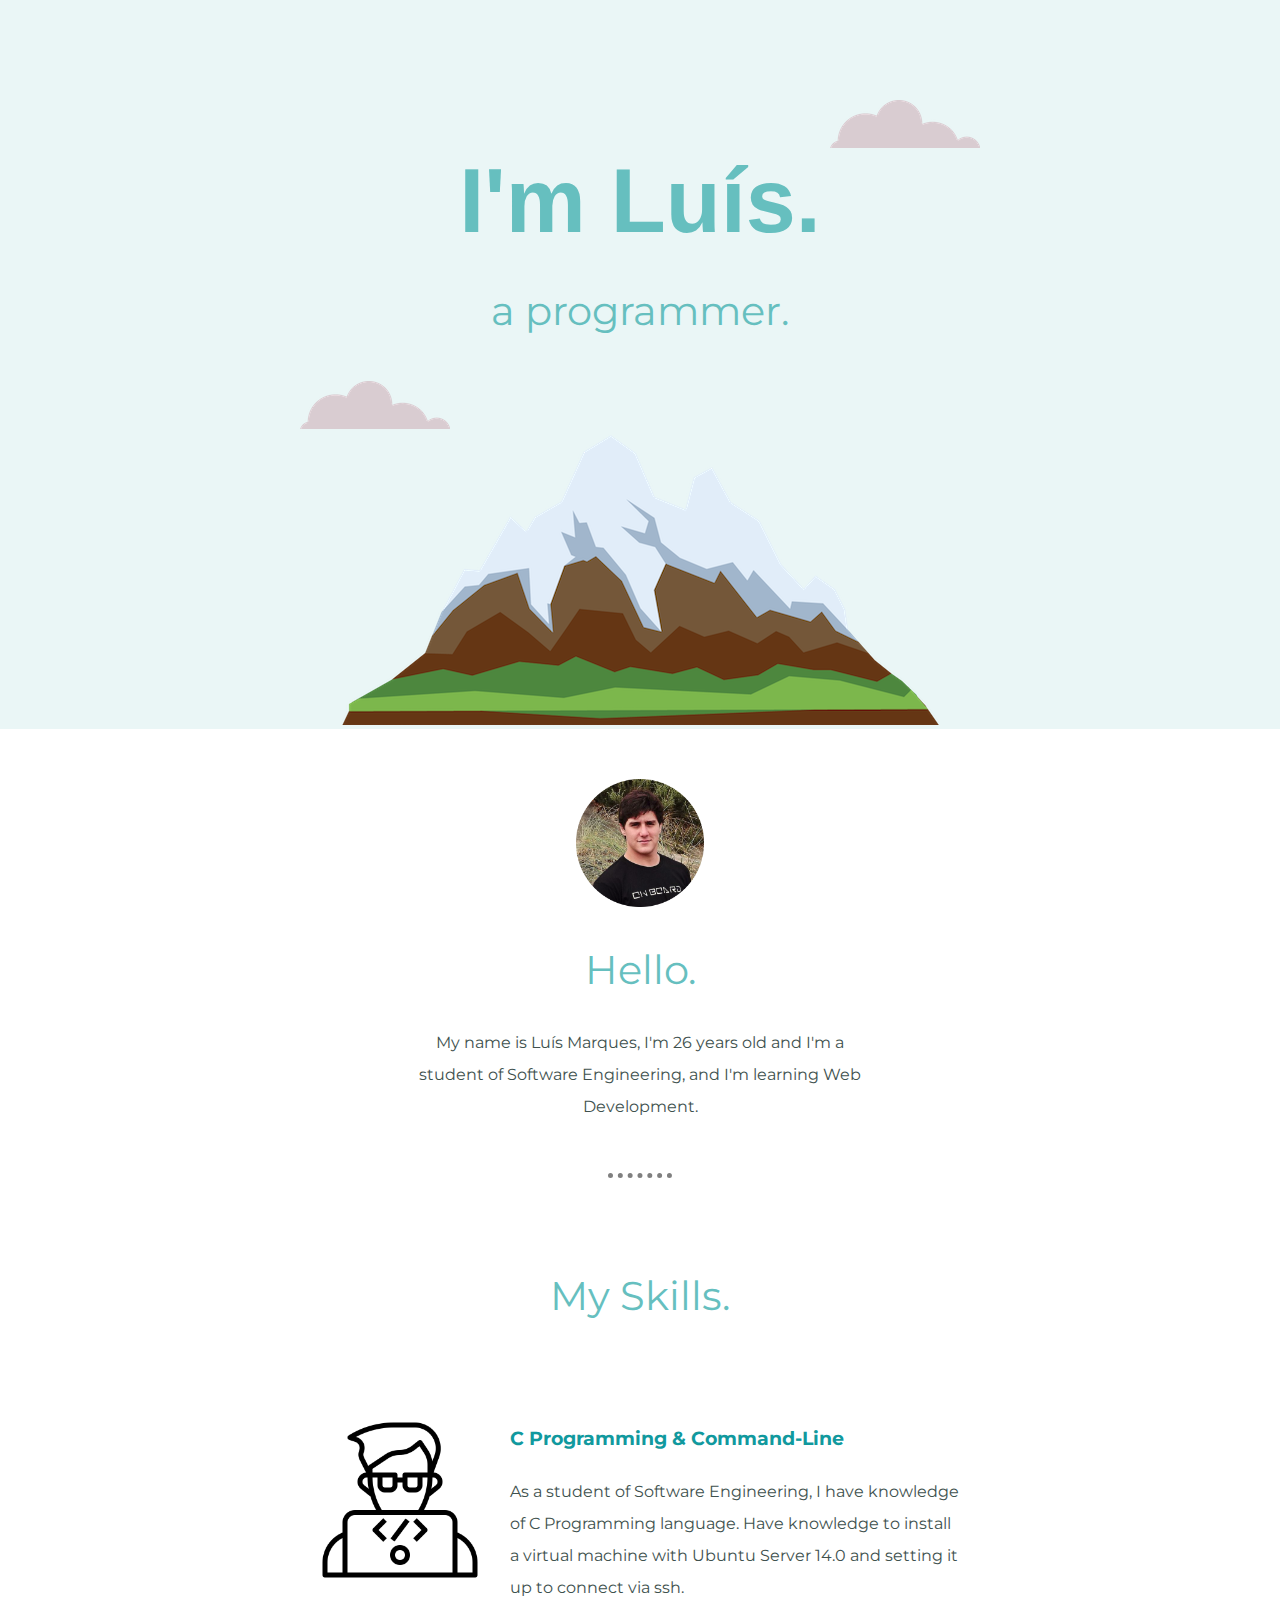
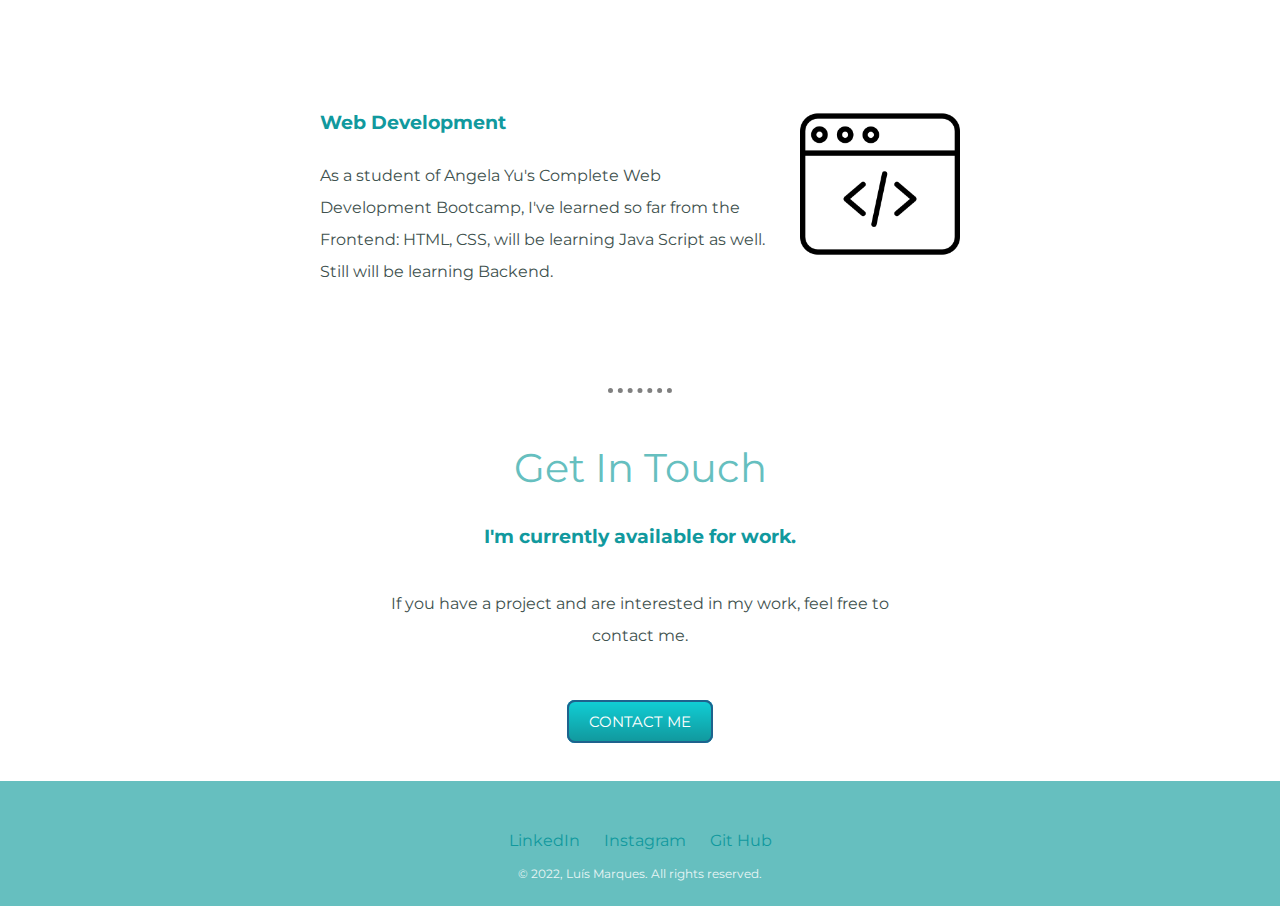
<file: index.html>
<!DOCTYPE html>
<html lang="en">
<head>
    <meta charset="UTF-8">
    <meta http-equiv="X-UA-Compatible" content="IE=edge">
    <meta name="viewport" content="width=device-width, initial-scale=1.0">
    <title>Luís Marques</title>
    <link rel="stylesheet" href="css/styles.css">
    <link rel="shortcut icon" href="favicon.ico" type="image/x-icon">
    <link rel="preconnect" href="https://fonts.googleapis.com">
    <link rel="preconnect" href="https://fonts.gstatic.com" crossorigin>
    <link href="https://fonts.googleapis.com/css2?family=Merriweather&family=Montserrat&family=Roboto&family=Sacramento&family=Updock&display=swap" rel="stylesheet">
</head>
<body>
    <div class="top-container">
        <img class="top-cloud" src="images/cloud.png" alt="cloud-img">
        <h1>I'm Luís.</h1>
        <h2>a programmer.</h2>
        <img class="bottom-cloud" src="images/cloud.png" alt="cloud-img">
        <img src="images/mountain.png" alt="mountain-img">
        
    </div>

    <div class="middle-container">
        <div class="profile">
          <img class="profphoto"src="images/luis-modified.png" alt="luis-img">
          <h2>Hello.</h2>
          <p class="intro">My name is Luís Marques, I'm 26 years old and I'm a student of Software Engineering, and I'm learning Web Development.</p>
        </div>
        <hr>
        <div class="skills">
            
            <h2>My Skills.</h2>
            <div class="skill-row">
                <img class="computer" src="images/coding.png" alt="computer-img">
                <h3>C Programming & Command-Line</h3>
                <p>As a student of Software Engineering, I have knowledge of C Programming language. Have knowledge to install a virtual machine with Ubuntu Server 14.0 and setting it up to connect via ssh.</p>
            </div>
        <div class="skill-row">
            <img class="w-develop" src="images/web-programming.png" alt="webdev-img">
            <h3>Web Development</h3>
            <p class="code-skill-description">As a student of Angela Yu's Complete Web Development Bootcamp, I've learned so far from the Frontend: HTML, CSS, will be learning Java Script as well. Still will be learning Backend.</p>
          </div>
        </div>
        <hr>
        <div class="contact-me">
          <h2>Get In Touch</h2>
          <h3>I'm currently available for work.</h3>
          <p class="final-description">If you have a project and are interested in my work, feel free to contact me. </p>
          <a class="btn" href="mailto:lfrm39@gmail.com">CONTACT ME</a>
        </div>
      </div>
    </div>
    <div class="bottom-container">
        <a class="footer-link" href="https://www.linkedin.com/in/lu%C3%ADs-marques-503b1b214/">LinkedIn</a>
        <a class="footer-link" href="https://www.instagram.com/lmarques.39/">Instagram</a>
        <a class="footer-link" href="https://github.com/lmarques39">Git Hub</a>
        <p class="my-name">© 2022, Luís Marques. All rights reserved.</p>
      </div>
    
</body>
</html>
</file>
<file: css/styles.css>
/******************* TAGS *********************/
body{
    margin: 0;
    text-align: center;
    font-family: "Montserrat", sans-serif;
    color: burlywood;
}

h1{
    font-size: 5.625rem;
    margin: 50px auto 0 auto;
    font-family: 'Merrywheather', sans-serif;
    color:  #66BFBF;
}

h2 {

    font-weight: normal;
    font-size: 2.5rem;
    font-family: "Montserrat", sans-serif;
    color:  #66BFBF;
}

h3 {
    font-family: 'Montserrat', sans-serif;
    color: #11999E;
}

a {
    font-family: 'Montserrat', sans-serif;
    color:#11999E;
    margin: 10px;
    text-decoration: none;
}

a:hover{
    color: #EAF6F6
}

p{
    color: #40514E;
    line-height: 2;
}

hr{
    margin: 50px auto 50px auto;
    border-color: grey;
    border-style: none;
    border-top-style: dotted;
    border-width: 5px;
    width: 5%;
}

/**************** CLASSES ******************************/

.intro{
    width: 35%;
    margin: auto;
}

.top-container{
    /* background-image: linear-gradient(to bottom left, rgb(255, 174, 0),rgb(93, 34, 34)); */
    /* background-image: linear-gradient(#00bfff,rgb(68, 43, 6)); */
    background-color: #EAF6F6;
    position: relative;
    padding-top: 100px;    
}

.middle-container{
    background-color: rgb(255, 255, 255);
    margin-bottom: 50px;
}
.bottom-container{
    background-color:#66BFBF;
    padding: 50px 0 20px 0;
}

.bottom-cloud{
    position: absolute;
    left: 300px;
    bottom: 300px;
}

.top-cloud{
    position: absolute;
    right: 300px;
    top: 50;
}

.profphoto{
    width: 10%;
}

.profile{
    padding-top: 50px;
    position: relative;
    
}

.computer{
    width: 25%;
    float: left;
    margin-right: 30px;

}
.w-develop{
    width: 25%;
    float: right;
    margin-left: 30px;
}

.skills{
    padding-top: 10px;
}

.skill-row{
    width: 50%;
    margin: 100px auto 100px auto;
    text-align: left;
    line-height: 2;
}

.my-name{
    font-size: 75%;
    color: #EAF6F6;
    margin-bottom: 0;
}

.final-description{
    width: 40%;
    margin: 40px auto 60px auto;
}


.btn {
    background: #3498db;
    background-image: -webkit-linear-gradient(top, #11cdd4, #11999e);
    background-image: -moz-linear-gradient(top, #11cdd4, #11999e);
    background-image: -ms-linear-gradient(top, #11cdd4, #11999e);
    background-image: -o-linear-gradient(top, #11cdd4, #11999e);
    background-image: linear-gradient(to bottom, #11cdd4, #11999e);
    -webkit-border-radius: 10;
    -moz-border-radius: 10;
    border-radius: 8px;
    font-family: "Montserrat", sans-serif;
    color: #ffffff;
    font-size: 15px;
    padding: 10px 20px 10px 20px;
    border: solid #1f628d 2px;
    text-decoration: none;
}
  
.btn:hover {
    background: #3cb0fd;
    background-image: -webkit-linear-gradient(top, #30e3cb, #2bc4ad);
    background-image: -moz-linear-gradient(top, #30e3cb, #2bc4ad);
    background-image: -ms-linear-gradient(top, #30e3cb, #2bc4ad);
    background-image: -o-linear-gradient(top, #30e3cb, #2bc4ad);
    background-image: linear-gradient(to bottom, #30e3cb, #2bc4ad);
    text-decoration: none;
}
</file>
